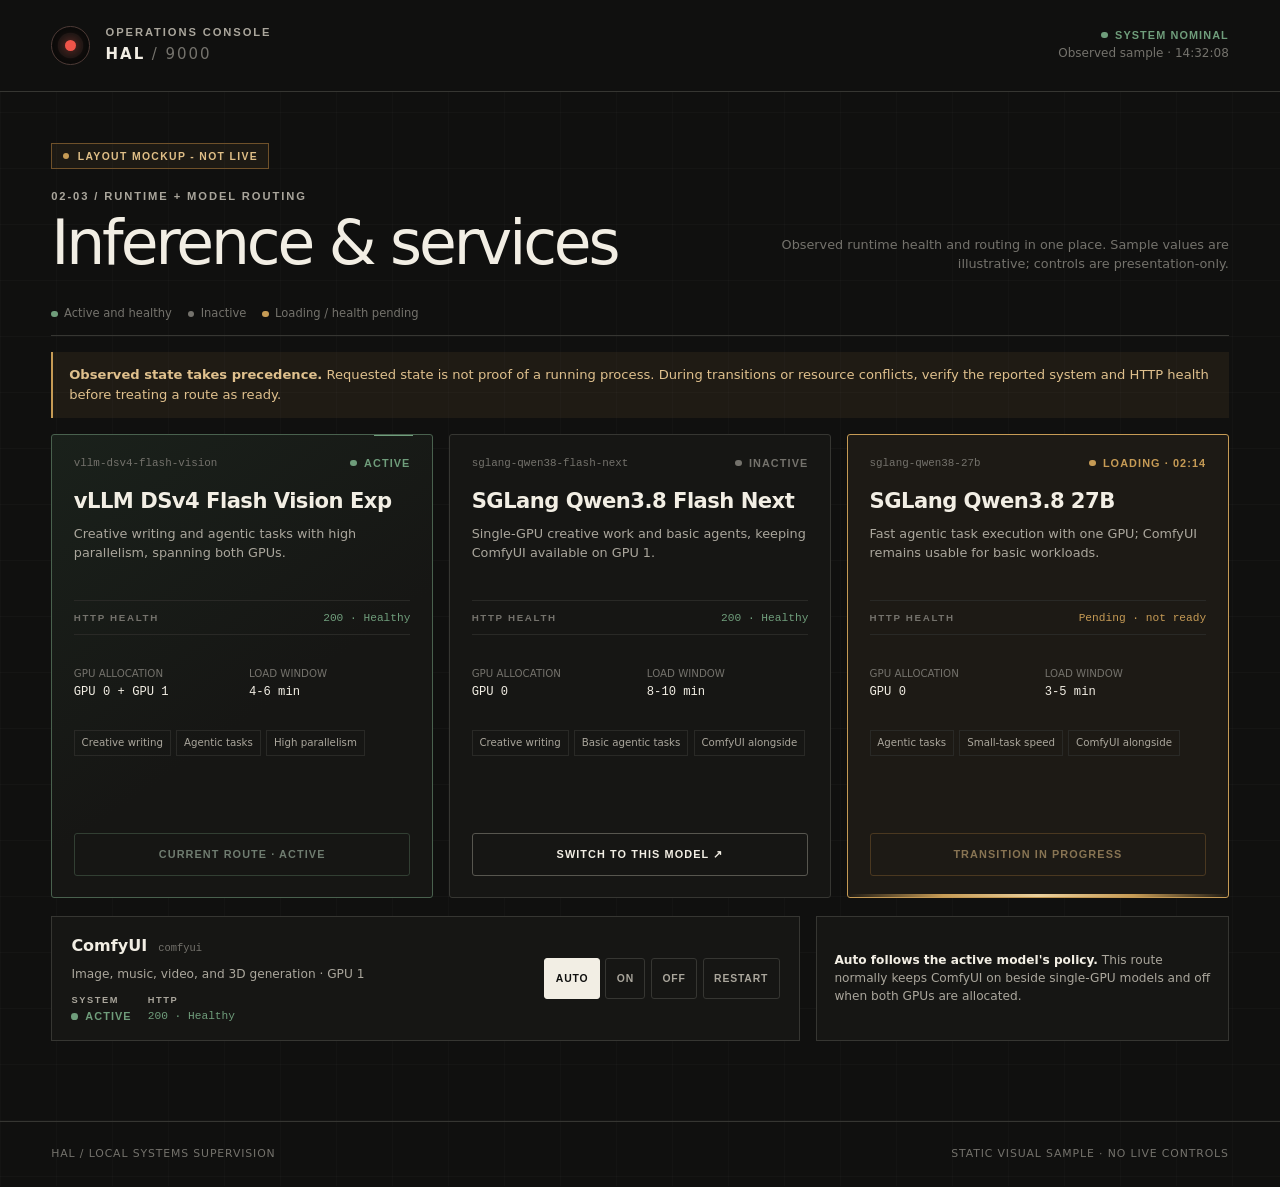
<file: docs/mockups/combined-runtime-routing.html>
<!doctype html>
<html lang="en">
<head>
<meta charset="utf-8">
<meta name="viewport" content="width=device-width, initial-scale=1">
<meta name="color-scheme" content="dark">
<title>HAL / Inference &amp; services — layout mockup</title>
<style>
:root{color-scheme:dark;--ink:#10100f;--panel:#161614;--raised:#1c1c19;--line:#363632;--soft:#292926;--ivory:#f2eee4;--muted:#aaa69c;--dim:#74726c;--red:#ef5449;--amber:#c69b55;--green:#6f9d7b;--blue:#7595aa;--body:Inter,ui-sans-serif,system-ui,-apple-system,"Segoe UI",sans-serif;--label:"Arial Narrow",Roboto Condensed,Arial,sans-serif;--mono:ui-monospace,"SFMono-Regular",Consolas,monospace}
*{box-sizing:border-box}html{background:var(--ink)}body{margin:0;min-width:18rem;color:var(--ivory);font:15px/1.5 var(--body);background-image:linear-gradient(#ffffff05 1px,transparent 1px),linear-gradient(90deg,#ffffff04 1px,transparent 1px);background-size:3.5rem 3.5rem}button{font:inherit}.site-header{display:flex;align-items:center;justify-content:space-between;min-height:5.75rem;padding:1rem clamp(1rem,4vw,4.5rem);border-bottom:1px solid var(--line);background:#10100ff0}.identity{display:flex;align-items:center;gap:1rem}.lens{display:grid;place-items:center;width:2.4rem;height:2.4rem;border:1px solid #4b3935;border-radius:50%;background:#191513;box-shadow:inset 0 0 0 .36rem #0b0b0a}.lens i{width:.72rem;height:.72rem;border-radius:50%;background:var(--red);box-shadow:0 0 .75rem #ef5449a6}.eyebrow,.section-index,.kicker,.field-label{margin:0;color:var(--muted);font:700 .7rem/1.2 var(--label);letter-spacing:.17em;text-transform:uppercase}.wordmark{margin:.2rem 0 0;font-weight:700;letter-spacing:.13em}.designation{color:var(--dim);font-weight:500}.header-status{display:grid;justify-items:end;gap:.2rem}.status{display:inline-flex;align-items:center;gap:.45rem;color:var(--green);font:700 .68rem var(--label);letter-spacing:.1em;text-transform:uppercase;white-space:nowrap}.status:before{content:"";width:.42rem;height:.42rem;border-radius:50%;background:currentColor}.status.inactive{color:var(--dim)}.status.loading{color:var(--amber)}.contact{color:var(--dim);font-size:.75rem}.dashboard{width:min(100%,100rem);margin:auto;padding:clamp(1.5rem,4vw,4rem) clamp(1rem,4vw,4.5rem) 5rem}.mockup-flag{display:inline-flex;align-items:center;gap:.55rem;padding:.4rem .65rem;border:1px solid #6f512a;background:#c69b5512;color:#e0bf87;font:700 .65rem var(--label);letter-spacing:.13em;text-transform:uppercase}.mockup-flag:before{content:"";width:.4rem;height:.4rem;border-radius:50%;background:var(--amber)}.section-heading{display:flex;align-items:flex-end;justify-content:space-between;gap:1.5rem;margin-top:1.3rem}.section-heading h1{margin:.55rem 0 0;font-size:clamp(2rem,4.8vw,4rem);font-weight:520;line-height:1;letter-spacing:-.05em}.section-note{max-width:30rem;margin:0;color:var(--dim);font-size:.8rem;text-align:right}.legend{display:flex;flex-wrap:wrap;gap:.55rem 1rem;margin-top:1.25rem;padding:.75rem 0;border-bottom:1px solid var(--line);color:var(--dim);font-size:.72rem}.legend span{display:inline-flex;align-items:center;gap:.4rem}.legend b{width:.4rem;height:.4rem;border-radius:50%;background:var(--green)}.legend .amber{background:var(--amber)}.legend .gray{background:var(--dim)}.conflict{margin-top:1rem;padding:.85rem 1rem;border-left:2px solid var(--amber);color:#dfc08d;background:#c69b5514;font-size:.82rem}.model-list{display:grid;grid-template-columns:repeat(3,minmax(0,1fr));gap:1rem;margin-top:1rem}.model-card{position:relative;display:flex;min-width:0;min-height:29rem;padding:1.35rem;flex-direction:column;overflow:hidden;border:1px solid var(--line);border-radius:3px;background:var(--panel)}.model-card.active{border-color:#49614e;background:linear-gradient(145deg,#1a211b,var(--panel) 58%)}.model-card.active:after{position:absolute;top:-1px;right:1.2rem;width:2.4rem;height:2px;background:var(--green);content:""}.model-card.loading{border-color:var(--amber);background:#1d1a15}.model-card.loading:after{position:absolute;right:0;bottom:0;left:0;height:3px;background:linear-gradient(90deg,transparent,var(--amber),#ead09d,var(--amber),transparent);content:""}.card-top{display:flex;align-items:center;justify-content:space-between;gap:.6rem}.id{min-width:0;color:var(--dim);font: .68rem var(--mono);overflow-wrap:anywhere}.model-card h2{margin:1.25rem 0 0;font-size:1.32rem;font-weight:550;line-height:1.15;letter-spacing:-.025em}.synopsis{min-height:3.7rem;margin:.65rem 0 1.1rem;color:var(--muted);font-size:.8rem}.health-row{display:flex;align-items:center;justify-content:space-between;gap:.5rem;padding:.65rem 0;border-top:1px solid var(--soft);border-bottom:1px solid var(--soft)}.health-row .field-label{color:var(--dim);font-size:.61rem}.http{color:var(--green);font: .7rem var(--mono)}.http.bad{color:var(--amber)}.meta{display:grid;grid-template-columns:1fr 1fr;gap:.85rem;padding:1rem 0 0}.meta dt{color:var(--dim);font-size:.64rem;text-transform:uppercase}.meta dd{margin:.2rem 0 0;font: .76rem var(--mono)}.strengths{display:flex;flex-wrap:wrap;gap:.35rem;margin:1rem 0 1.1rem;padding:0;list-style:none}.strengths li{padding:.27rem .42rem;border:1px solid var(--soft);color:var(--muted);font-size:.64rem}.switch{display:flex;align-items:center;justify-content:center;min-height:2.65rem;margin-top:auto;padding:.55rem .8rem;border:1px solid #57564f;border-radius:3px;color:var(--ivory);background:transparent;font:700 .68rem var(--label);letter-spacing:.1em;text-transform:uppercase}.switch:hover{background:#ffffff0a}.active .switch{border-color:#49614e;color:#b9d0bc}.loading .switch{border-color:#6f512a;color:#e0bf87}.switch[aria-disabled="true"]{opacity:.55}.aux-row{display:grid;grid-template-columns:minmax(0,1.45fr) minmax(16rem,.8fr);gap:1rem;margin-top:1.1rem}.aux-card,.policy-note{border:1px solid var(--line);background:var(--panel)}.aux-card{display:grid;grid-template-columns:minmax(0,1fr) auto;align-items:center;gap:1rem;padding:1.1rem 1.2rem}.aux-title{display:flex;align-items:baseline;gap:.7rem;flex-wrap:wrap}.aux-title h2{margin:0;font-size:1rem}.aux-title .id{font-size:.65rem}.aux-synopsis{margin:.4rem 0 0;color:var(--muted);font-size:.76rem}.aux-health{display:flex;gap:1rem;margin-top:.75rem}.aux-health div{display:grid;gap:.25rem}.aux-health .field-label{font-size:.58rem}.controls{display:flex;flex-wrap:wrap;justify-content:flex-end;gap:.35rem}.controls button{min-height:2.55rem;padding:.45rem .65rem;border:1px solid var(--line);border-radius:3px;color:var(--muted);background:transparent;font:700 .65rem var(--label);letter-spacing:.08em;text-transform:uppercase}.controls button.selected{border-color:var(--ivory);color:var(--ink);background:var(--ivory)}.policy-note{display:flex;align-items:center;padding:1rem 1.1rem;color:var(--muted);font-size:.76rem}.policy-note strong{color:var(--ivory);font-weight:550}.site-footer{display:flex;justify-content:space-between;gap:2rem;padding:1.5rem clamp(1rem,4vw,4.5rem);border-top:1px solid var(--line);color:var(--dim);font-size:.68rem;letter-spacing:.08em;text-transform:uppercase}
@media(max-width:68rem){.model-list{grid-template-columns:repeat(2,minmax(0,1fr))}.model-card:last-child{grid-column:1/-1;min-height:24rem}.aux-row{grid-template-columns:1fr}.policy-note{min-height:4rem}}
@media(max-width:44rem){.site-header{min-height:5rem}.designation,.contact{display:none}.section-heading{align-items:flex-start;flex-direction:column}.section-note{text-align:left}.model-list{grid-template-columns:1fr}.model-card,.model-card:last-child{grid-column:auto;min-height:0;padding:1.1rem}.synopsis{min-height:0}.meta{gap:.6rem}.aux-card{grid-template-columns:1fr}.controls{justify-content:flex-start}.site-footer{flex-direction:column;gap:.5rem}}
@media(prefers-reduced-motion:reduce){*,*:before,*:after{animation:none!important;scroll-behavior:auto!important}}
</style>
</head>
<body>
<header class="site-header"><div class="identity"><span class="lens" aria-hidden="true"><i></i></span><div><p class="eyebrow">Operations console</p><p class="wordmark">HAL<span class="designation"> / 9000</span></p></div></div><div class="header-status"><span class="status">System nominal</span><span class="contact">Observed sample · 14:32:08</span></div></header>
<main class="dashboard">
<span class="mockup-flag">Layout mockup - not live</span>
<section aria-labelledby="heading"><div class="section-heading"><div><p class="section-index">02-03 / Runtime + model routing</p><h1 id="heading">Inference &amp; services</h1></div><p class="section-note">Observed runtime health and routing in one place. Sample values are illustrative; controls are presentation-only.</p></div>
<div class="legend" aria-label="Model state legend"><span><b></b> Active and healthy</span><span><b class="gray"></b> Inactive</span><span><b class="amber"></b> Loading / health pending</span></div>
<aside class="conflict" role="note"><strong>Observed state takes precedence.</strong> Requested state is not proof of a running process. During transitions or resource conflicts, verify the reported system and HTTP health before treating a route as ready.</aside>
<div class="model-list" aria-label="Inference model routes">
<article class="model-card active"><div class="card-top"><span class="id">vllm-dsv4-flash-vision</span><span class="status">Active</span></div><h2>vLLM DSv4 Flash Vision Exp</h2><p class="synopsis">Creative writing and agentic tasks with high parallelism, spanning both GPUs.</p><div class="health-row"><span class="field-label">HTTP health</span><span class="http">200 · Healthy</span></div><dl class="meta"><div><dt>GPU allocation</dt><dd>GPU 0 + GPU 1</dd></div><div><dt>Load window</dt><dd>4-6 min</dd></div></dl><ul class="strengths"><li>Creative writing</li><li>Agentic tasks</li><li>High parallelism</li></ul><button class="switch" type="button" aria-disabled="true">Current route · Active</button></article>
<article class="model-card"><div class="card-top"><span class="id">sglang-qwen38-flash-next</span><span class="status inactive">Inactive</span></div><h2>SGLang Qwen3.8 Flash Next</h2><p class="synopsis">Single-GPU creative work and basic agents, keeping ComfyUI available on GPU 1.</p><div class="health-row"><span class="field-label">HTTP health</span><span class="http">200 · Healthy</span></div><dl class="meta"><div><dt>GPU allocation</dt><dd>GPU 0</dd></div><div><dt>Load window</dt><dd>8-10 min</dd></div></dl><ul class="strengths"><li>Creative writing</li><li>Basic agentic tasks</li><li>ComfyUI alongside</li></ul><button class="switch" type="button" aria-label="Mockup only: switch to SGLang Qwen3.8 Flash Next">Switch to this model <span aria-hidden="true">&nbsp;↗</span></button></article>
<article class="model-card loading"><div class="card-top"><span class="id">sglang-qwen38-27b</span><span class="status loading">Loading · 02:14</span></div><h2>SGLang Qwen3.8 27B</h2><p class="synopsis">Fast agentic task execution with one GPU; ComfyUI remains usable for basic workloads.</p><div class="health-row"><span class="field-label">HTTP health</span><span class="http bad">Pending · not ready</span></div><dl class="meta"><div><dt>GPU allocation</dt><dd>GPU 0</dd></div><div><dt>Load window</dt><dd>3-5 min</dd></div></dl><ul class="strengths"><li>Agentic tasks</li><li>Small-task speed</li><li>ComfyUI alongside</li></ul><button class="switch" type="button" aria-disabled="true">Transition in progress</button></article>
</div>
<div class="aux-row"><article class="aux-card"><div><div class="aux-title"><h2>ComfyUI</h2><span class="id">comfyui</span></div><p class="aux-synopsis">Image, music, video, and 3D generation · GPU 1</p><div class="aux-health"><div><span class="field-label">System</span><span class="status">Active</span></div><div><span class="field-label">HTTP</span><span class="http">200 · Healthy</span></div></div></div><div class="controls" aria-label="ComfyUI mockup controls"><button type="button" class="selected" aria-pressed="true">Auto</button><button type="button" aria-pressed="false">On</button><button type="button" aria-pressed="false">Off</button><button type="button">Restart</button></div></article><aside class="policy-note"><span><strong>Auto follows the active model's policy.</strong> This route normally keeps ComfyUI on beside single-GPU models and off when both GPUs are allocated.</span></aside></div>
</section>
</main><footer class="site-footer"><span>HAL / Local systems supervision</span><span>Static visual sample · no live controls</span></footer>
</body></html>
</file>
